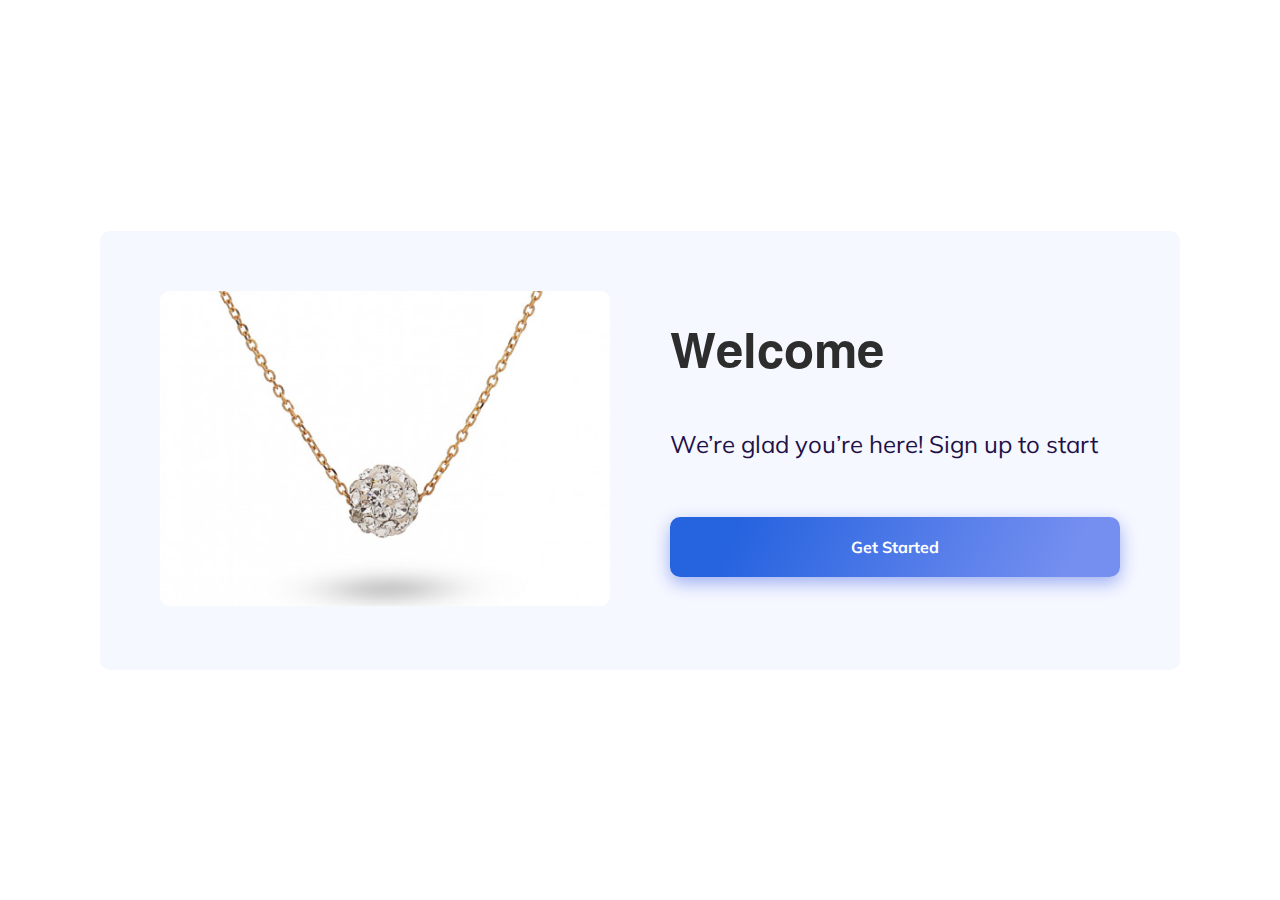
<file: index.html>
<!DOCTYPE html>
<html lang="en">
  <head>
    <meta charset="UTF-8" />
    <meta http-equiv="X-UA-Compatible" content="IE=edge" />
    <meta name="viewport" content="width=device-width, initial-scale=1.0" />
    <title>Welcome</title>
    <link rel="stylesheet" href="css/style.css" />
  </head>
  <body>
    <section class="welcome">
      <div class="welcome__img">
        <img src="images/Image Placeholder.png" alt="image" />
      </div>
      <div class="welcome__info">
        <h1 class="welcome__heading">welcome</h1>
        <p class="welcome__paragraph">
          We’re glad you’re here! Sign up to start
        </p>
        <button class="welcome__button" id="start-btn">Get Started</button>
      </div>
    </section>

    <noscript>Your browser does not support JavaScript!</noscript>
    <script src="js/script.js"></script>
  </body>
</html>
</file>
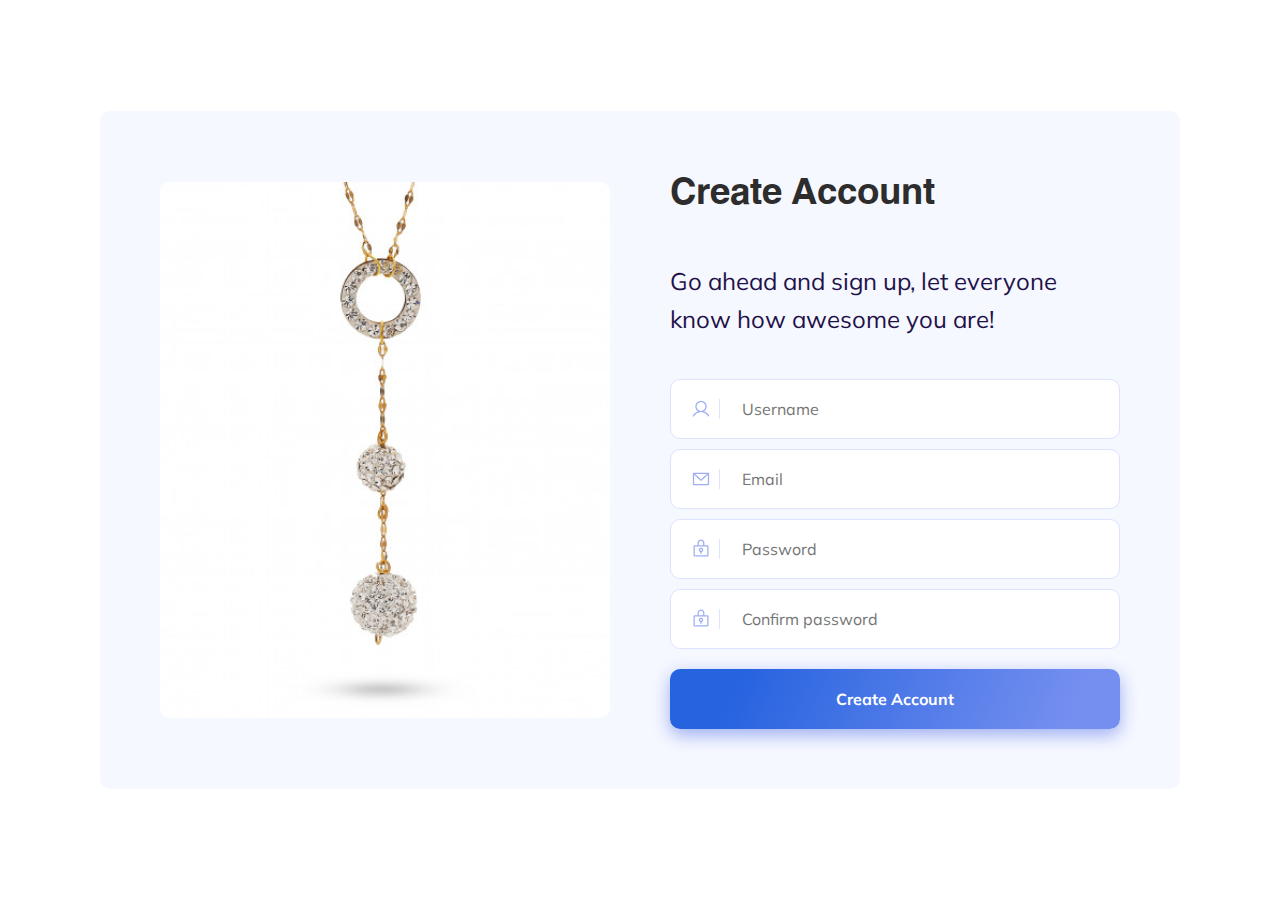
<file: signup.html>
<!DOCTYPE html>
<html lang="en">
  <head>
    <meta charset="UTF-8" />
    <meta http-equiv="X-UA-Compatible" content="IE=edge" />
    <meta name="viewport" content="width=device-width, initial-scale=1.0" />
    <title>signup</title>
    <link rel="stylesheet" href="css/style.css" />
  </head>
  <body>
    <section class="signup">
      <div class="signup__img">
        <img src="images/signup-image.png" alt="image" />
      </div>
      <div class="signup__info">
        <h1 class="signup__heading">Create Account</h1>
        <p class="signup__paragraph">
          Go ahead and sign up, let everyone know how awesome you are!
        </p>

        <form class="signup__form" id="signup-form">
          <div class="signup__form-control">
            <img src="images/icons/user.png" alt="icon" />
            <input
              class="signup_input"
              type="text"
              name="user"
              placeholder="Username"
              id="name-input"
              onkeyup="validateName()"
              required
            />
          </div>
          <span class="error" id="name-error"></span>

          <div class="signup__form-control">
            <img src="images/icons/msg.png" alt="icon" />
            <input
              class="signup_input"
              type="email"
              name="email"
              placeholder="Email"
              id="email-input"
              onkeyup="validateEmail()"
              required
            />
          </div>
          <span class="error" id="email-error"></span>
          <span class="error" id="email"></span>

          <div class="signup__form-control">
            <img src="images/icons/password.png" alt="icon" />
            <input
              class="signup_input"
              type="password"
              name="password"
              placeholder="Password"
              id="password-input"
              onkeyup="validatePassword()"
              required
            />
          </div>
          <span class="error" id="password-error"></span>
          <span class="error" id="password"></span>

          <div class="signup__form-control">
            <img src="images/icons/password.png" alt="icon" />
            <input
              class="signup_input"
              type="password"
              name="confirmPassword"
              placeholder="Confirm password"
              id="cPassword-input"
              title="hello"
              onkeyup="validateConfirmPassword()"
              required
            />
          </div>
          <span class="error" id="cPassword-error"></span>
          <span class="error" id="password"></span>

          <button class="signup__button" type="submit" id="submit">
            Create Account
          </button>
          <span class="error" id="form-error"></span>
        </form>
      </div>
    </section>
    <noscript>Your browser does not support JavaScript!</noscript>
    <script defer src="js/script.js"></script>
  </body>
</html>
</file>
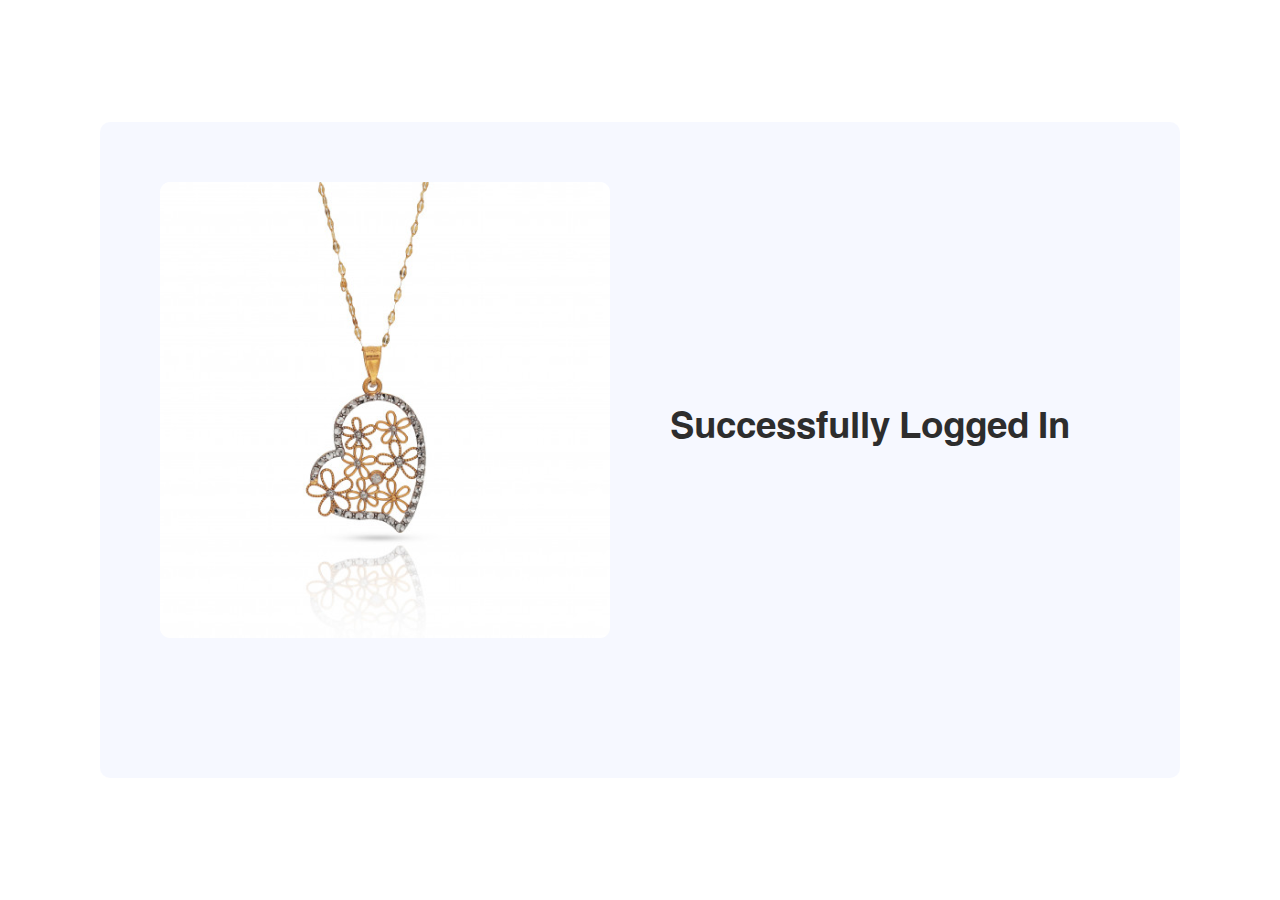
<file: succeed.html>
<!DOCTYPE html>
<html lang="en">
  <head>
    <meta charset="UTF-8" />
    <meta http-equiv="X-UA-Compatible" content="IE=edge" />
    <meta name="viewport" content="width=device-width, initial-scale=1.0" />
    <title>Succeed</title>
    <link rel="stylesheet" href="css/style.css" />
  </head>
  <body>
    <section class="success">
      <div class="success__img">
        <img src="images/success.png" alt="image" />
      </div>
      <div class="success__info">
        <h1 class="success__heading">Successfully logged in</h1>
        <a href="#" class="success__user" id="user-email"></a>
      </div>
    </section>
    <noscript>Your browser does not support JavaScript!</noscript>
    <script src="js/script.js"></script>
  </body>
</html>
</file>
<file: css/style.css>
@import url("https://fonts.googleapis.com/css2?family=Inter&family=Mulish:wght@400;700&display=swap");

@font-face {
  font-family: "Abdoullah Ashgar EL-kharef";
  src: url("../../fonts/Abdoullah Ashgar EL-kharef Regular.ttf");
}

/* globals */
* {
  margin: 0;
  padding: 0;
  box-sizing: border-box;
}

:root {
  --main-background: rgba(245, 247, 255, 0.85);
  --heading1: #2d2d2d;
  --paragraph: #1f1249;
  --linear-firstColor: #2663df;
  --linear-secondColor: #758ff0;
  --box-shadow: #9cadf2;
  --input-border: #dbe3ff;
  --input-placeholder: #3b3b3b;
}

body {
  display: flex;
  align-items: center;
  justify-content: center;
  min-height: 100vh;
}

/* welcome page */

.welcome {
  width: 375px;
  border-radius: 10px;
  padding: 40px 0;
  background-color: var(--main-background);
  display: flex;
  flex-direction: column;
  flex-wrap: wrap;
  align-items: center;
  justify-content: center;
  gap: 40px;
}
.welcome__img {
  width: 315px;
}
.welcome__img img {
  max-width: 100%;
}
.welcome__info {
  width: 315px;
  display: flex;
  flex-direction: column;
  align-items: center;
  padding: 0px;
  gap: 10px;
  text-align: center;
}
.welcome__heading {
  width: 315px;
  font-family: "Abdoullah Ashgar EL-kharef";
  font-weight: 400;
  font-size: 42px;
  line-height: 50px;
  text-transform: capitalize;
  color: var(--heading1);
}
.welcome__paragraph {
  width: 315px;
  font-family: "Mulish";
  font-weight: 400;
  font-size: 16px;
  line-height: 26px;
  color: var(--paragraph);
}

.welcome__button {
  color: #fff;
  border: none;
  width: 315px;
  height: 60px;
  font-size: 16px;
  font-family: "Mulish";
  line-height: 22px;
  font-weight: 700;
  cursor: pointer;
  background: linear-gradient(
    113.87deg,
    var(--linear-firstColor) 14.81%,
    var(--linear-secondColor) 88.76%
  );
  box-shadow: 0px 6px 18px var(--box-shadow);
  border-radius: 10px;
  cursor: pointer;
  display: block;
  margin-top: 20px;
}

/* media query*/

@media (min-width: 1280px) {
  .welcome {
    width: 1080px;
    padding: 60px 0;
    flex-direction: row;
    gap: 60px;
  }

  .welcome__img {
    width: 450px;
  }

  .welcome__info {
    width: 450px;
    gap: 40px;
    text-align: left;
    align-items: flex-start;
  }

  .welcome__heading {
    font-size: 56px;
    line-height: 67.2px;
  }

  .welcome__paragraph {
    width: 450px;
    font-size: 24px;
    line-height: 26px;
  }

  .welcome__button {
    width: 450px;
  }
}

/***********************************************/
/*signup page*/
.signup {
  width: 375px;
  border-radius: 10px;
  padding: 40px 0;
  background-color: var(--main-background);
  display: flex;
  flex-direction: column;
  flex-wrap: wrap;
  align-items: center;
  justify-content: center;
  gap: 35px;
}

.signup__img {
  width: 315px;
}

.signup__img img {
  max-width: 100%;
}

.signup__info {
  display: flex;
  flex-direction: column;
  align-items: center;
  padding: 0px;
  gap: 16px;
  text-align: center;
}

.signup__heading {
  width: 315px;
  font-family: "Abdoullah Ashgar EL-kharef";
  font-weight: 400;
  font-size: 32px;
  line-height: 38.4px;
  text-transform: capitalize;
  color: var(--heading1);
}

.signup__paragraph {
  width: 315px;
  font-family: "Mulish";
  font-weight: 400;
  font-size: 16px;
  line-height: 26px;
  color: var(--paragraph);
}

.signup__form {
  display: flex;
  flex-direction: column;
  align-items: flex-start;
  padding: 0px;
  gap: 10px;
  width: 315px;
}
.signup__form-control {
  width: 100%;
  height: 60px;
  display: flex;
  align-items: center;
  padding: 8px 20px;
  gap: 12px;
  background-color: #fff;
  border: 1px solid var(--input-border);
  border-radius: 10px;
}
.signup_input {
  border: none;
  font-family: "Mulish";
  font-weight: 400;
  font-size: 16px;
  line-height: 22px;
  color: var(--input-placeholder);
  outline: none;
  width: 100%;
  padding: 10px;
}

input:-webkit-autofill,
input:-webkit-autofill:focus {
  transition: background-color 600000s 0s, color 600000s 0s;
}

.signup__button {
  color: #fff;
  border: none;
  width: 315px;
  height: 60px;
  font-size: 16px;
  font-family: "Mulish";
  line-height: 22px;
  font-weight: 700;
  background: linear-gradient(
    113.87deg,
    var(--linear-firstColor) 14.81%,
    var(--linear-secondColor) 88.76%
  );
  box-shadow: 0px 6px 18px var(--box-shadow);
  border-radius: 10px;
  cursor: pointer;
  display: block;
  margin-top: 10px;
}

.error {
  background-color: #fff;
  color: #1f1249;
  text-transform: capitalize;
  width: 100%;
  border-radius: 10px;
  font-size: 16px;
  line-height: 25px;
  font-family: "Mulish";
  font-weight: 400;
  padding: 10px;
  display: none;
  border: 1px dashed red;
}

@media (min-width: 1280px) {
  .signup {
    width: 1080px;
    padding: 60px 0;
    flex-direction: row;
    gap: 60px;
  }

  .signup__img {
    width: 450px;
    height: 536px;
  }

  .signup__info {
    width: 450px;
    gap: 40px;
    text-align: left;
    align-items: flex-start;
  }

  .signup__heading {
    font-size: 42px;
    line-height: 50.4px;
  }

  .signup__paragraph {
    width: 450px;
    font-size: 24px;
    line-height: 38.4px;
  }
  .signup__form {
    width: 450px;
  }
  .signup__button {
    width: 450px;
  }
}
/******************************************************/
/* succeed page*/
.success {
  width: 375px;
  border-radius: 10px;
  padding: 40px 0;
  background-color: var(--main-background);
  display: flex;
  flex-direction: column;
  flex-wrap: wrap;
  align-items: center;
  justify-content: center;
  gap: 80px;
}

.success__img {
  width: 315px;
}

.success__img img {
  max-width: 100%;
}

.success__info {
  display: flex;
  flex-direction: column;
  align-items: center;
  padding: 0px;
  gap: 20px;
  text-align: center;
}

.success__heading {
  font-family: "Abdoullah Ashgar EL-kharef";
  font-weight: 400;
  font-size: 32px;
  line-height: 38.4px;
  text-transform: capitalize;
  color: var(--heading1);
}

.success__user {
  font-family: "Mulish";
  font-weight: 400;
  font-size: 16px;
  line-height: 26px;
  color: var(--paragraph);
}

@media (min-width: 1280px) {
  .success {
    width: 1080px;
    padding: 60px 0;
    flex-direction: row;
    gap: 60px;
  }

  .success__img {
    width: 450px;
    height: 536px;
  }

  .success__info {
    width: 450px;
    gap: 40px;
    text-align: left;
    align-items: flex-start;
  }

  .success__heading {
    font-size: 42px;
    line-height: 50px;
  }

  .success__user {
    width: 450px;
    line-height: 25.6px;
  }
}
</file>
